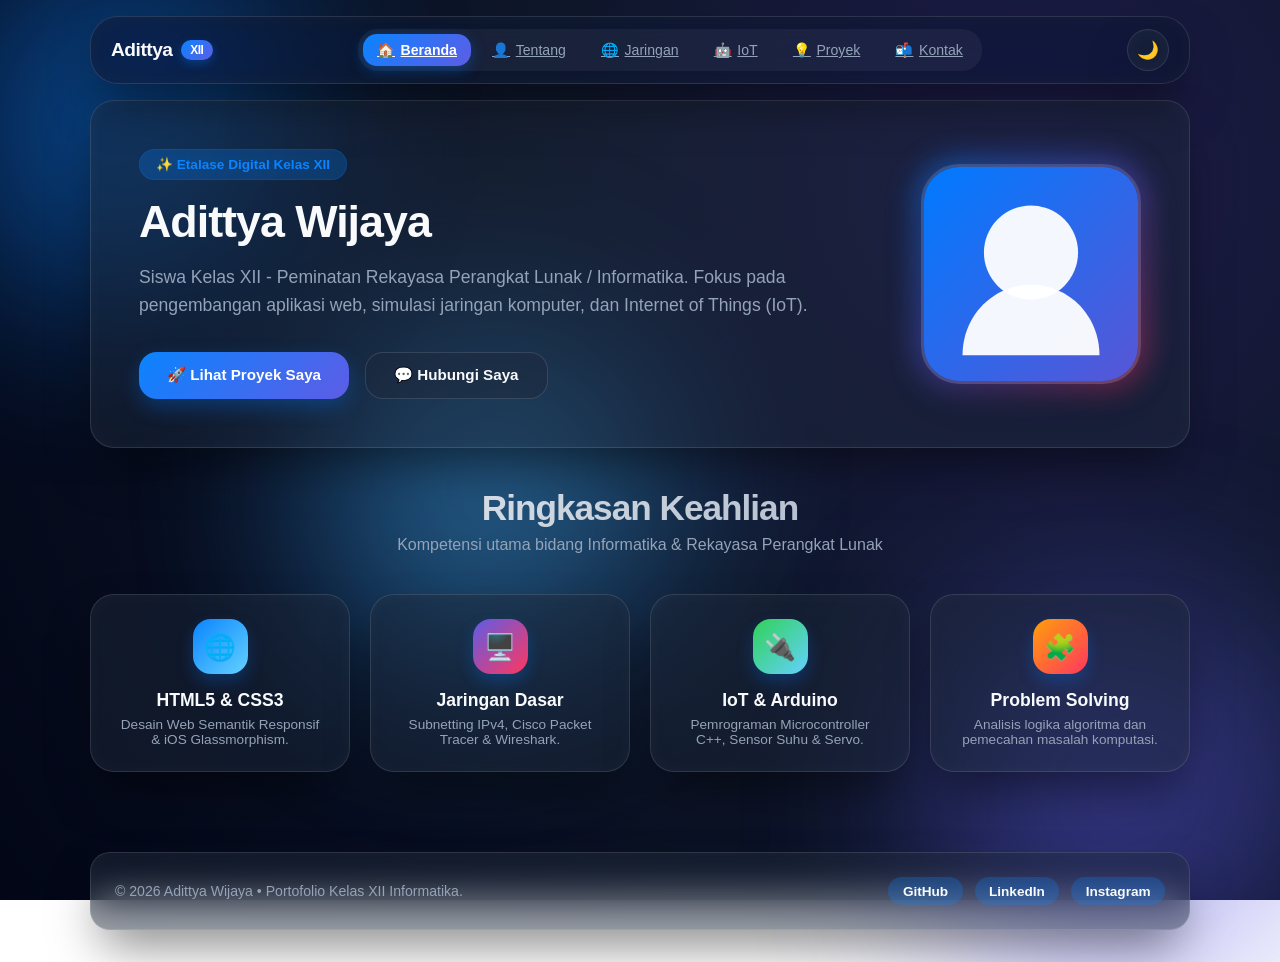
<file: index.html>
<!DOCTYPE html>
<html lang="id" data-theme="dark">
<head>
  <meta charset="UTF-8">
  <meta name="viewport" content="width=device-width, initial-scale=1.0">
  <title>Beranda - Portofolio Digital</title>
  <link rel="stylesheet" href="../assets/css/style.css">
</head>
<body>
  <div class="glow-orb orb-1"></div>
  <div class="glow-orb orb-2"></div>
  <div class="glow-orb orb-3"></div>

  <header>
    <nav class="navbar">
      <div class="brand" onclick="window.location.href='index.html'">
        <span>Adittya</span>
        <span class="brand-badge">XII</span>
      </div>
      <ul class="nav-menu">
        <li><a class="nav-link active" href="index.html">🏠 <span>Beranda</span></a></li>
        <li><a class="nav-link" href="tentang.html">👤 <span>Tentang</span></a></li>
        <li><a class="nav-link" href="jaringan.html">🌐 <span>Jaringan</span></a></li>
        <li><a class="nav-link" href="iot.html">🤖 <span>IoT</span></a></li>
        <li><a class="nav-link" href="proyek.html">💡 <span>Proyek</span></a></li>
        <li><a class="nav-link" href="kontak.html">📬 <span>Kontak</span></a></li>
      </ul>
      <button class="theme-toggle-btn" id="themeToggleBtn" onclick="toggleTheme()">🌙</button>
    </nav>
  </header>

  <main>
    <section class="page-section active">
      <article class="glass-card hero-widget">
        <div class="hero-content">
          <span class="hero-badge">✨ Etalase Digital Kelas XII</span>
          <h1 class="hero-title">Adittya Wijaya</h1>
          <p class="hero-description">
            Siswa Kelas XII - Peminatan Rekayasa Perangkat Lunak / Informatika. 
            Fokus pada pengembangan aplikasi web, simulasi jaringan komputer, dan Internet of Things (IoT).
          </p>
          <div class="cta-group">
            <button class="ios-btn ios-btn-primary" onclick="window.location.href='proyek.html'">🚀 Lihat Proyek Saya</button>
            <button class="ios-btn ios-btn-secondary" onclick="window.location.href='kontak.html'">💬 Hubungi Saya</button>
          </div>
        </div>
        <div class="avatar-wrapper">
          <svg class="avatar-svg" viewBox="0 0 100 100" fill="none" xmlns="http://www.w3.org/2000/svg">
            <rect width="100" height="100" fill="url(#hero-gradient)"/>
            <circle cx="50" cy="40" r="22" fill="#ffffff" opacity="0.95"/>
            <path d="M18 88C18 69.5 32.3 55 50 55C67.7 55 82 69.5 82 88H18Z" fill="#ffffff" opacity="0.95"/>
            <defs>
              <linearGradient id="hero-gradient" x1="0" y1="0" x2="100" y2="100" gradientUnits="userSpaceOnUse">
                <stop stop-color="#007AFF"/>
                <stop offset="1" stop-color="#5856D6"/>
              </linearGradient>
            </defs>
          </svg>
        </div>
      </article>

      <div class="section-header">
        <h2 class="section-title">Ringkasan Keahlian</h2>
        <p class="section-subtitle">Kompetensi utama bidang Informatika & Rekayasa Perangkat Lunak</p>
      </div>

      <div class="skills-grid">
        <article class="glass-card skill-widget">
          <div class="skill-icon-box">🌐</div>
          <h3 style="font-size:1.1rem; margin-bottom:0.4rem;">HTML5 & CSS3</h3>
          <p style="font-size:0.85rem; color:var(--text-muted);">Desain Web Semantik Responsif & iOS Glassmorphism.</p>
        </article>
        <article class="glass-card skill-widget">
          <div class="skill-icon-box" style="background:linear-gradient(135deg, var(--accent-purple), var(--accent-pink));">🖥️</div>
          <h3 style="font-size:1.1rem; margin-bottom:0.4rem;">Jaringan Dasar</h3>
          <p style="font-size:0.85rem; color:var(--text-muted);">Subnetting IPv4, Cisco Packet Tracer & Wireshark.</p>
        </article>
        <article class="glass-card skill-widget">
          <div class="skill-icon-box" style="background:linear-gradient(135deg, var(--accent-green), var(--accent-cyan));">🔌</div>
          <h3 style="font-size:1.1rem; margin-bottom:0.4rem;">IoT & Arduino</h3>
          <p style="font-size:0.85rem; color:var(--text-muted);">Pemrograman Microcontroller C++, Sensor Suhu & Servo.</p>
        </article>
        <article class="glass-card skill-widget">
          <div class="skill-icon-box" style="background:linear-gradient(135deg, var(--accent-orange), var(--accent-pink));">🧩</div>
          <h3 style="font-size:1.1rem; margin-bottom:0.4rem;">Problem Solving</h3>
          <p style="font-size:0.85rem; color:var(--text-muted);">Analisis logika algoritma dan pemecahan masalah komputasi.</p>
        </article>
      </div>
    </section>
  </main>

  <footer>
    <p class="footer-text">&copy; 2026 Adittya Wijaya • Portofolio Kelas XII Informatika.</p>
    <div class="social-pills">
      <a href="https://github.com" target="_blank" class="social-pill">GitHub</a>
      <a href="https://linkedin.com" target="_blank" class="social-pill">LinkedIn</a>
      <a href="https://instagram.com" target="_blank" class="social-pill">Instagram</a>
    </div>
  </footer>

  <script>
    function toggleTheme() {
      const htmlEl = document.documentElement;
      const currentTheme = htmlEl.getAttribute('data-theme');
      const newTheme = currentTheme === 'dark' ? 'light' : 'dark';
      htmlEl.setAttribute('data-theme', newTheme);
      const themeBtn = document.getElementById('themeToggleBtn');
      themeBtn.innerHTML = newTheme === 'dark' ? '🌙' : '☀️';
    }
  </script>
</body>
</html>
</file>
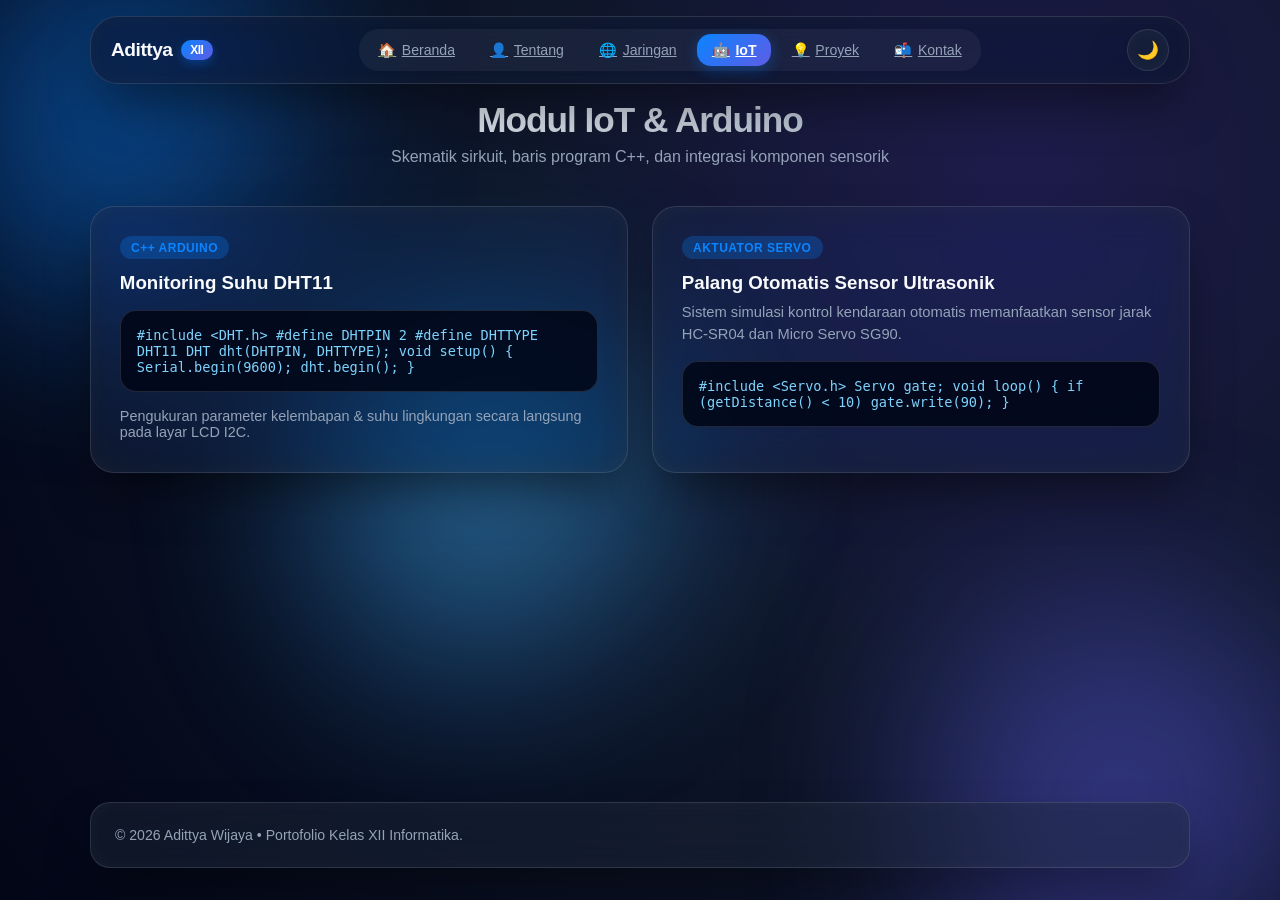
<file: iot.html>
<!DOCTYPE html>
<html lang="id" data-theme="dark">
<head>
  <meta charset="UTF-8">
  <meta name="viewport" content="width=device-width, initial-scale=1.0">
  <title>IoT & Arduino - Portofolio Digital</title>
  <link rel="stylesheet" href="../assets/css/style.css">
</head>
<body>
  <div class="glow-orb orb-1"></div>
  <div class="glow-orb orb-2"></div>
  <div class="glow-orb orb-3"></div>

  <header>
    <nav class="navbar">
      <div class="brand" onclick="window.location.href='index.html'">
        <span>Adittya</span>
        <span class="brand-badge">XII</span>
      </div>
      <ul class="nav-menu">
        <li><a class="nav-link" href="index.html">🏠 <span>Beranda</span></a></li>
        <li><a class="nav-link" href="tentang.html">👤 <span>Tentang</span></a></li>
        <li><a class="nav-link" href="jaringan.html">🌐 <span>Jaringan</span></a></li>
        <li><a class="nav-link active" href="iot.html">🤖 <span>IoT</span></a></li>
        <li><a class="nav-link" href="proyek.html">💡 <span>Proyek</span></a></li>
        <li><a class="nav-link" href="kontak.html">📬 <span>Kontak</span></a></li>
      </ul>
      <button class="theme-toggle-btn" id="themeToggleBtn" onclick="toggleTheme()">🌙</button>
    </nav>
  </header>

  <main>
    <section class="page-section active">
      <div class="section-header">
        <h2 class="section-title">Modul IoT & Arduino</h2>
        <p class="section-subtitle">Skematik sirkuit, baris program C++, dan integrasi komponen sensorik</p>
      </div>

      <div class="module-grid">
        <article class="glass-card">
          <span class="card-tag">C++ Arduino</span>
          <h3 style="margin: 0.8rem 0 0.2rem;">Monitoring Suhu DHT11</h3>
          <div class="code-box">
#include &lt;DHT.h&gt;
#define DHTPIN 2
#define DHTTYPE DHT11
DHT dht(DHTPIN, DHTTYPE);

void setup() {
  Serial.begin(9600);
  dht.begin();
}
          </div>
          <p style="color:var(--text-muted); font-size:0.9rem;">
            Pengukuran parameter kelembapan & suhu lingkungan secara langsung pada layar LCD I2C.
          </p>
        </article>

        <article class="glass-card">
          <span class="card-tag">Aktuator Servo</span>
          <h3 style="margin: 0.8rem 0 0.4rem;">Palang Otomatis Sensor Ultrasonik</h3>
          <p style="color:var(--text-muted); font-size:0.92rem; line-height:1.5;">
            Sistem simulasi kontrol kendaraan otomatis memanfaatkan sensor jarak HC-SR04 dan Micro Servo SG90.
          </p>
          <div class="code-box">
#include &lt;Servo.h&gt;
Servo gate;
void loop() {
  if (getDistance() &lt; 10) gate.write(90);
}
          </div>
        </article>
      </div>
    </section>
  </main>
  
  <footer><p class="footer-text">&copy; 2026 Adittya Wijaya • Portofolio Kelas XII Informatika.</p></footer>
  <script>
    function toggleTheme() {
      const htmlEl = document.documentElement;
      htmlEl.setAttribute('data-theme', htmlEl.getAttribute('data-theme') === 'dark' ? 'light' : 'dark');
    }
  </script>
</body>
</html>
</file>
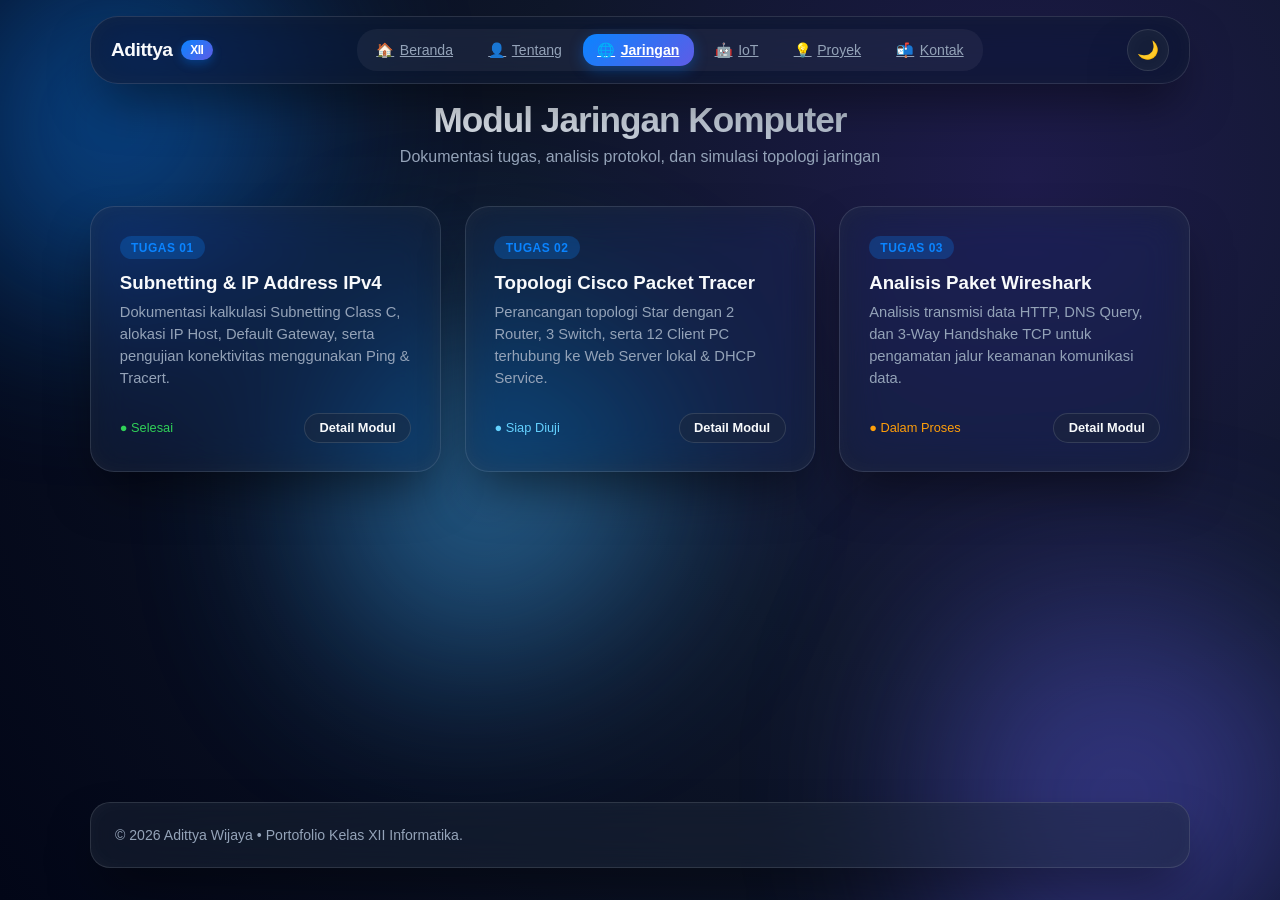
<file: jaringan.html>
<!DOCTYPE html>
<html lang="id" data-theme="dark">
<head>
  <meta charset="UTF-8">
  <meta name="viewport" content="width=device-width, initial-scale=1.0">
  <title>Jaringan - Portofolio Digital</title>
  <link rel="stylesheet" href="../assets/css/style.css">
</head>
<body>
  <div class="glow-orb orb-1"></div>
  <div class="glow-orb orb-2"></div>
  <div class="glow-orb orb-3"></div>

  <header>
    <nav class="navbar">
      <div class="brand" onclick="window.location.href='index.html'">
        <span>Adittya</span>
        <span class="brand-badge">XII</span>
      </div>
      <ul class="nav-menu">
        <li><a class="nav-link" href="index.html">🏠 <span>Beranda</span></a></li>
        <li><a class="nav-link" href="tentang.html">👤 <span>Tentang</span></a></li>
        <li><a class="nav-link active" href="jaringan.html">🌐 <span>Jaringan</span></a></li>
        <li><a class="nav-link" href="iot.html">🤖 <span>IoT</span></a></li>
        <li><a class="nav-link" href="proyek.html">💡 <span>Proyek</span></a></li>
        <li><a class="nav-link" href="kontak.html">📬 <span>Kontak</span></a></li>
      </ul>
      <button class="theme-toggle-btn" id="themeToggleBtn" onclick="toggleTheme()">🌙</button>
    </nav>
  </header>

  <main>
    <section class="page-section active">
      <div class="section-header">
        <h2 class="section-title">Modul Jaringan Komputer</h2>
        <p class="section-subtitle">Dokumentasi tugas, analisis protokol, dan simulasi topologi jaringan</p>
      </div>
      <div class="module-grid">
        <article class="glass-card">
          <span class="card-tag">Tugas 01</span>
          <h3 style="margin: 0.8rem 0 0.4rem;">Subnetting & IP Address IPv4</h3>
          <p style="color:var(--text-muted); font-size:0.92rem; line-height:1.5;">
            Dokumentasi kalkulasi Subnetting Class C, alokasi IP Host, Default Gateway, serta pengujian konektivitas menggunakan Ping & Tracert.
          </p>
          <div style="margin-top:1.5rem; display:flex; justify-content:space-between; align-items:center;">
            <span style="font-size:0.8rem; color:var(--accent-green);">● Selesai</span>
            <button class="ios-btn ios-btn-secondary" style="padding:0.4rem 0.9rem; font-size:0.8rem;">Detail Modul</button>
          </div>
        </article>

        <article class="glass-card">
          <span class="card-tag">Tugas 02</span>
          <h3 style="margin: 0.8rem 0 0.4rem;">Topologi Cisco Packet Tracer</h3>
          <p style="color:var(--text-muted); font-size:0.92rem; line-height:1.5;">
            Perancangan topologi Star dengan 2 Router, 3 Switch, serta 12 Client PC terhubung ke Web Server lokal & DHCP Service.
          </p>
          <div style="margin-top:1.5rem; display:flex; justify-content:space-between; align-items:center;">
            <span style="font-size:0.8rem; color:var(--accent-cyan);">● Siap Diuji</span>
            <button class="ios-btn ios-btn-secondary" style="padding:0.4rem 0.9rem; font-size:0.8rem;">Detail Modul</button>
          </div>
        </article>

        <article class="glass-card">
          <span class="card-tag">Tugas 03</span>
          <h3 style="margin: 0.8rem 0 0.4rem;">Analisis Paket Wireshark</h3>
          <p style="color:var(--text-muted); font-size:0.92rem; line-height:1.5;">
            Analisis transmisi data HTTP, DNS Query, dan 3-Way Handshake TCP untuk pengamatan jalur keamanan komunikasi data.
          </p>
          <div style="margin-top:1.5rem; display:flex; justify-content:space-between; align-items:center;">
            <span style="font-size:0.8rem; color:var(--accent-orange);">● Dalam Proses</span>
            <button class="ios-btn ios-btn-secondary" style="padding:0.4rem 0.9rem; font-size:0.8rem;">Detail Modul</button>
          </div>
        </article>
      </div>
    </section>
  </main>

  <footer>
    <p class="footer-text">&copy; 2026 Adittya Wijaya • Portofolio Kelas XII Informatika.</p>
  </footer>
  <script>
    function toggleTheme() {
      const htmlEl = document.documentElement;
      const currentTheme = htmlEl.getAttribute('data-theme');
      htmlEl.setAttribute('data-theme', currentTheme === 'dark' ? 'light' : 'dark');
      document.getElementById('themeToggleBtn').innerHTML = currentTheme === 'dark' ? '☀️' : '🌙';
    }
  </script>
</body>
</html>
</file>
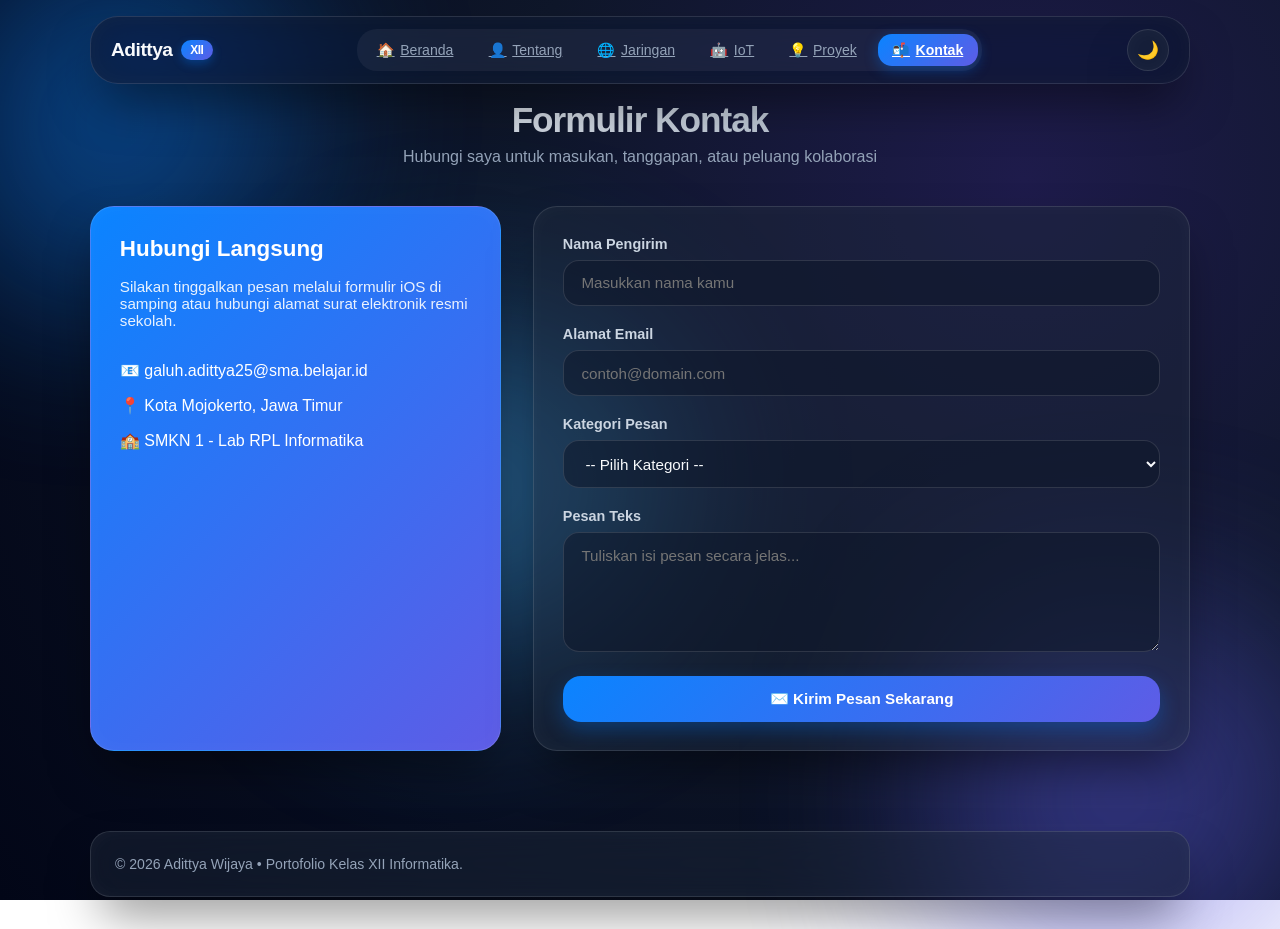
<file: kontak.html>
<!DOCTYPE html>
<html lang="id" data-theme="dark">
<head>
  <meta charset="UTF-8">
  <meta name="viewport" content="width=device-width, initial-scale=1.0">
  <title>Kontak - Portofolio Digital</title>
  <link rel="stylesheet" href="../assets/css/style.css">
</head>
<body>
  <div class="glow-orb orb-1"></div>
  <div class="glow-orb orb-2"></div>
  <div class="glow-orb orb-3"></div>

  <header>
    <nav class="navbar">
      <div class="brand" onclick="window.location.href='index.html'">
        <span>Adittya</span>
        <span class="brand-badge">XII</span>
      </div>
      <ul class="nav-menu">
        <li><a class="nav-link" href="index.html">🏠 <span>Beranda</span></a></li>
        <li><a class="nav-link" href="tentang.html">👤 <span>Tentang</span></a></li>
        <li><a class="nav-link" href="jaringan.html">🌐 <span>Jaringan</span></a></li>
        <li><a class="nav-link" href="iot.html">🤖 <span>IoT</span></a></li>
        <li><a class="nav-link" href="proyek.html">💡 <span>Proyek</span></a></li>
        <li><a class="nav-link active" href="kontak.html">📬 <span>Kontak</span></a></li>
      </ul>
      <button class="theme-toggle-btn" onclick="toggleTheme()">🌙</button>
    </nav>
  </header>

  <main>
    <section class="page-section active">
      <div class="section-header">
        <h2 class="section-title">Formulir Kontak</h2>
        <p class="section-subtitle">Hubungi saya untuk masukan, tanggapan, atau peluang kolaborasi</p>
      </div>

      <div class="contact-layout">
        <article class="glass-card" style="background: linear-gradient(135deg, var(--accent-blue), var(--accent-purple)); color:white;">
          <h3 style="font-size:1.4rem; margin-bottom:1rem;">Hubungi Langsung</h3>
          <p style="opacity:0.9; margin-bottom:2rem; font-size:0.95rem;">
            Silakan tinggalkan pesan melalui formulir iOS di samping atau hubungi alamat surat elektronik resmi sekolah.
          </p>
          <div style="display:flex; flex-direction:column; gap:1rem;">
            <div>📧 galuh.adittya25@sma.belajar.id</div>
            <div>📍 Kota Mojokerto, Jawa Timur</div>
            <div>🏫 SMKN 1 - Lab RPL Informatika</div>
          </div>
        </article>

        <article class="glass-card">
          <form id="contactForm" onsubmit="handleFormSubmit(event)">
            <div class="form-group">
              <label class="form-label" for="nama">Nama Pengirim</label>
              <input type="text" id="nama" class="ios-input" placeholder="Masukkan nama kamu" required>
            </div>
            <div class="form-group">
              <label class="form-label" for="email">Alamat Email</label>
              <input type="email" id="email" class="ios-input" placeholder="contoh@domain.com" required>
            </div>
            <div class="form-group">
              <label class="form-label" for="kategori">Kategori Pesan</label>
              <select id="kategori" class="ios-select" required>
                <option value="" disabled selected>-- Pilih Kategori --</option>
                <option value="Pertanyaan">Pertanyaan Materi</option>
                <option value="Kolaborasi">Kolaborasi Proyek</option>
                <option value="Saran">Saran & Masukan</option>
              </select>
            </div>
            <div class="form-group">
              <label class="form-label" for="pesan">Pesan Teks</label>
              <textarea id="pesan" class="ios-textarea" placeholder="Tuliskan isi pesan secara jelas..." required></textarea>
            </div>
            <button type="submit" class="ios-btn ios-btn-primary" style="width:100%; justify-content:center;">
              ✉️ Kirim Pesan Sekarang
            </button>
          </form>
        </article>
      </div>
    </section>
  </main>

  <div class="toast-modal" id="toastModal">
    <span>✅</span>
    <span id="toastMsg">Terima kasih! Pesan kamu berhasil terkirim.</span>
  </div>

  <footer><p class="footer-text">&copy; 2026 Adittya Wijaya • Portofolio Kelas XII Informatika.</p></footer>

  <script>
    function toggleTheme() {
      const htmlEl = document.documentElement;
      htmlEl.setAttribute('data-theme', htmlEl.getAttribute('data-theme') === 'dark' ? 'light' : 'dark');
    }
    function showToast(message) {
      const toast = document.getElementById('toastModal');
      document.getElementById('toastMsg').textContent = message;
      toast.classList.add('show');
      setTimeout(() => { toast.classList.remove('show'); }, 3000);
    }
    function handleFormSubmit(e) {
      e.preventDefault();
      showToast('Pesan kamu berhasil terkirim via iOS System!');
      document.getElementById('contactForm').reset();
    }
  </script>
</body>
</html>
</file>
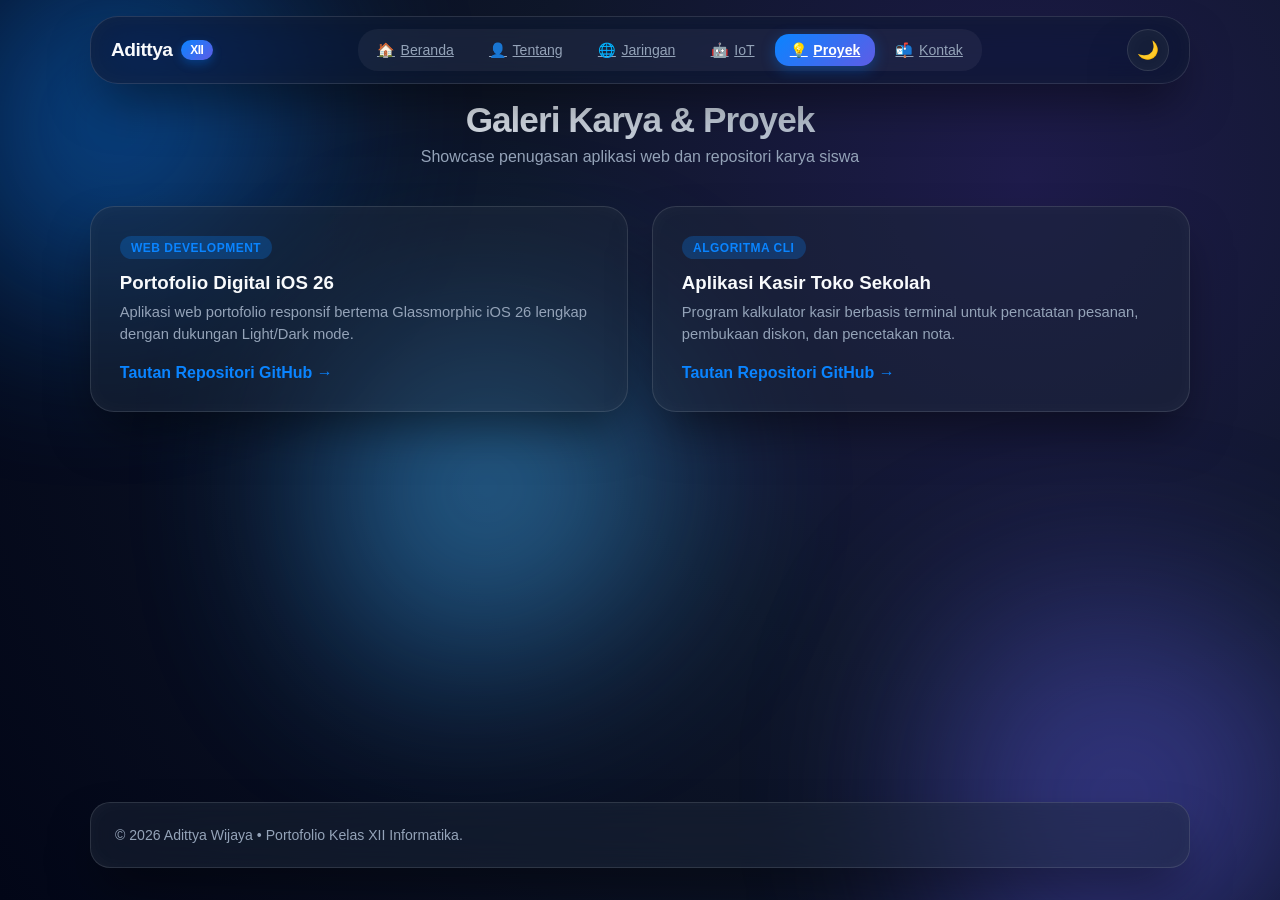
<file: proyek.html>
<!DOCTYPE html>
<html lang="id" data-theme="dark">
<head>
  <meta charset="UTF-8">
  <meta name="viewport" content="width=device-width, initial-scale=1.0">
  <title>Proyek - Portofolio Digital</title>
  <link rel="stylesheet" href="../assets/css/style.css">
</head>
<body>
  <div class="glow-orb orb-1"></div>
  <div class="glow-orb orb-2"></div>
  <div class="glow-orb orb-3"></div>

  <header>
    <nav class="navbar">
      <div class="brand" onclick="window.location.href='index.html'">
        <span>Adittya</span>
        <span class="brand-badge">XII</span>
      </div>
      <ul class="nav-menu">
        <li><a class="nav-link" href="index.html">🏠 <span>Beranda</span></a></li>
        <li><a class="nav-link" href="tentang.html">👤 <span>Tentang</span></a></li>
        <li><a class="nav-link" href="jaringan.html">🌐 <span>Jaringan</span></a></li>
        <li><a class="nav-link" href="iot.html">🤖 <span>IoT</span></a></li>
        <li><a class="nav-link active" href="proyek.html">💡 <span>Proyek</span></a></li>
        <li><a class="nav-link" href="kontak.html">📬 <span>Kontak</span></a></li>
      </ul>
      <button class="theme-toggle-btn" onclick="toggleTheme()">🌙</button>
    </nav>
  </header>

  <main>
    <section class="page-section active">
      <div class="section-header">
        <h2 class="section-title">Galeri Karya & Proyek</h2>
        <p class="section-subtitle">Showcase penugasan aplikasi web dan repositori karya siswa</p>
      </div>

      <div class="module-grid">
        <article class="glass-card">
          <span class="card-tag">Web Development</span>
          <h3 style="margin: 0.8rem 0 0.4rem;">Portofolio Digital iOS 26</h3>
          <p style="color:var(--text-muted); font-size:0.92rem; line-height:1.5;">
            Aplikasi web portofolio responsif bertema Glassmorphic iOS 26 lengkap dengan dukungan Light/Dark mode.
          </p>
          <a href="https://github.com" target="_blank" style="display:inline-block; margin-top:1.2rem; color:var(--accent-blue); font-weight:600; text-decoration:none;">
            Tautan Repositori GitHub &rarr;
          </a>
        </article>

        <article class="glass-card">
          <span class="card-tag">Algoritma CLI</span>
          <h3 style="margin: 0.8rem 0 0.4rem;">Aplikasi Kasir Toko Sekolah</h3>
          <p style="color:var(--text-muted); font-size:0.92rem; line-height:1.5;">
            Program kalkulator kasir berbasis terminal untuk pencatatan pesanan, pembukaan diskon, dan pencetakan nota.
          </p>
          <a href="https://github.com" target="_blank" style="display:inline-block; margin-top:1.2rem; color:var(--accent-blue); font-weight:600; text-decoration:none;">
            Tautan Repositori GitHub &rarr;
          </a>
        </article>
      </div>
    </section>
  </main>
  
  <footer><p class="footer-text">&copy; 2026 Adittya Wijaya • Portofolio Kelas XII Informatika.</p></footer>
  <script>
    function toggleTheme() {
      const htmlEl = document.documentElement;
      htmlEl.setAttribute('data-theme', htmlEl.getAttribute('data-theme') === 'dark' ? 'light' : 'dark');
    }
  </script>
</body>
</html>
</file>
<file: assets/css/style.css>
:root {
      /* iOS Light Theme Variables */
      --bg-gradient: radial-gradient(circle at 20% 20%, #e0e7ff 0%, #f1f5f9 50%, #e2e8f0 100%);
      --glass-bg: rgba(255, 255, 255, 0.55);
      --glass-bg-hover: rgba(255, 255, 255, 0.75);
      --glass-card: rgba(255, 255, 255, 0.65);
      --glass-border: rgba(255, 255, 255, 0.6);
      --glass-shadow: 0 20px 40px -15px rgba(0, 0, 0, 0.07), 0 0 15px rgba(255, 255, 255, 0.5) inset;
      
      --text-main: #0f172a;
      --text-muted: #64748b;
      --text-sub: #475569;
      
      --accent-blue: #007aff;
      --accent-purple: #5856d6;
      --accent-pink: #ff2d55;
      --accent-cyan: #32ade6;
      --accent-green: #34c759;
      --accent-orange: #ff9500;
      
      --code-bg: rgba(15, 23, 42, 0.9);
      --code-text: #38bdf8;
      
      --nav-bg: rgba(255, 255, 255, 0.6);
      --pill-bg: rgba(0, 122, 255, 0.12);
      
      --transition-speed: 0.4s cubic-bezier(0.16, 1, 0.3, 1);
    }

    [data-theme="dark"] {
      /* iOS 26 Dark Theme Variables */
      --bg-gradient: radial-gradient(circle at 80% 20%, #1e1b4b 0%, #0f172a 40%, #020617 100%);
      --glass-bg: rgba(15, 23, 42, 0.55);
      --glass-bg-hover: rgba(30, 41, 59, 0.75);
      --glass-card: rgba(30, 41, 59, 0.45);
      --glass-border: rgba(255, 255, 255, 0.12);
      --glass-shadow: 0 25px 50px -12px rgba(0, 0, 0, 0.5), 0 0 20px rgba(255, 255, 255, 0.03) inset;
      
      --text-main: #f8fafc;
      --text-muted: #94a3b8;
      --text-sub: #cbd5e1;
      
      --accent-blue: #0a84ff;
      --accent-purple: #5e5ce6;
      --accent-pink: #ff375f;
      --accent-cyan: #64d2ff;
      --accent-green: #30d158;
      --accent-orange: #ff9f0a;
      
      --code-bg: rgba(2, 6, 23, 0.85);
      --code-text: #7dd3fc;
      
      --nav-bg: rgba(15, 23, 42, 0.65);
      --pill-bg: rgba(10, 132, 255, 0.25);
    }

    * {
      box-sizing: border-box;
      margin: 0;
      padding: 0;
      font-family: -apple-system, BlinkMacSystemFont, "SF Pro Display", "SF Pro Text", "Segoe UI", Roboto, sans-serif;
      -webkit-font-smoothing: antialiased;
    }

    body {
      background: var(--bg-gradient);
      background-attachment: fixed;
      color: var(--text-main);
      min-height: 100vh;
      display: flex;
      flex-direction: column;
      transition: background var(--transition-speed), color var(--transition-speed);
      overflow-x: hidden;
    }

    /* Background Ambient Glowing Orbs for iOS Aesthetic */
    .glow-orb {
      position: fixed;
      border-radius: 40% 60% 70% 30% / 40% 50% 60% 50%;
      filter: blur(95px);
      z-index: -1;
      opacity: 0.45;
      pointer-events: none;
      animation: floatOrganic 16s ease-in-out infinite alternate;
      will-change: transform, border-radius;
    }

    .orb-1 {
      width: 450px;
      height: 450px;
      background: radial-gradient(circle, var(--accent-blue), var(--accent-purple));
      top: -80px;
      left: -80px;
    }

    .orb-2 {
      width: 480px;
      height: 480px;
      background: radial-gradient(circle, var(--accent-purple), var(--accent-pink));
      bottom: -120px;
      right: -80px;
      animation-delay: -7s;
    }

    .orb-3 {
      width: 350px;
      height: 350px;
      background: radial-gradient(circle, var(--accent-cyan), var(--accent-blue));
      top: 35%;
      left: 25%;
      animation-delay: -12s;
    }

    @keyframes floatOrganic {
      0% {
        transform: translate(0, 0) rotate(0deg) scale(1);
        border-radius: 40% 60% 70% 30% / 40% 50% 60% 50%;
      }
      33% {
        transform: translate(45px, -35px) rotate(120deg) scale(1.1);
        border-radius: 60% 40% 30% 70% / 50% 30% 70% 50%;
      }
      66% {
        transform: translate(-30px, 45px) rotate(240deg) scale(0.95);
        border-radius: 30% 70% 50% 50% / 30% 60% 40% 70%;
      }
      100% {
        transform: translate(35px, 25px) rotate(360deg) scale(1.05);
        border-radius: 50% 50% 40% 60% / 60% 40% 50% 50%;
      }
    }

    header {
      position: sticky;
      top: 1rem;
      z-index: 1000;
      width: 92%;
      max-width: 1100px;
      margin: 0 auto;
      transition: transform 0.3s cubic-bezier(0.34, 1.56, 0.64, 1);
    }

    .navbar {
      background: var(--nav-bg);
      backdrop-filter: blur(25px) saturate(190%);
      -webkit-backdrop-filter: blur(25px) saturate(190%);
      border: 1px solid var(--glass-border);
      border-radius: 28px;
      padding: 0.75rem 1.25rem;
      display: flex;
      justify-content: space-between;
      align-items: center;
      box-shadow: var(--glass-shadow);
      transition: background var(--transition-speed), border-color var(--transition-speed);
    }

    .brand {
      font-size: 1.2rem;
      font-weight: 700;
      color: var(--text-main);
      display: flex;
      align-items: center;
      gap: 0.5rem;
      letter-spacing: -0.5px;
      cursor: pointer;
      transition: transform 0.3s cubic-bezier(0.34, 1.56, 0.64, 1);
    }

    .brand:hover {
      transform: scale(1.04);
    }

    .brand-badge {
      background: linear-gradient(135deg, var(--accent-blue), var(--accent-purple));
      color: white;
      font-size: 0.75rem;
      padding: 0.2rem 0.6rem;
      border-radius: 20px;
      font-weight: 600;
      box-shadow: 0 4px 10px rgba(0, 122, 255, 0.3);
      animation: pulseBadge 3s ease-in-out infinite alternate;
    }

    @keyframes pulseBadge {
      0% { box-shadow: 0 4px 10px rgba(0, 122, 255, 0.3); }
      100% { box-shadow: 0 4px 18px rgba(88, 86, 214, 0.6); }
    }

    .nav-menu {
      display: flex;
      list-style: none;
      gap: 0.4rem;
      background: rgba(0, 0, 0, 0.04);
      padding: 0.3rem;
      border-radius: 20px;
    }

    [data-theme="dark"] .nav-menu {
      background: rgba(255, 255, 255, 0.05);
    }

    .nav-link {
      font-size: 0.88rem;
      font-weight: 500;
      color: var(--text-muted);
      padding: 0.5rem 0.9rem;
      border-radius: 14px;
      transition: all 0.35s cubic-bezier(0.34, 1.56, 0.64, 1);
      cursor: pointer;
      display: flex;
      align-items: center;
      gap: 0.35rem;
    }

    .nav-link:hover {
      color: var(--text-main);
      background: rgba(255, 255, 255, 0.25);
      transform: translateY(-1px);
    }

    .nav-link.active {
      color: white;
      background: linear-gradient(135deg, var(--accent-blue), var(--accent-purple));
      box-shadow: 0 6px 18px rgba(0, 122, 255, 0.4);
      font-weight: 600;
    }

    /* iOS Mode Switcher Button */
    .theme-toggle-btn {
      background: var(--glass-card);
      border: 1px solid var(--glass-border);
      color: var(--text-main);
      width: 42px;
      height: 42px;
      border-radius: 50%;
      display: flex;
      align-items: center;
      justify-content: center;
      cursor: pointer;
      font-size: 1.1rem;
      transition: all 0.4s cubic-bezier(0.34, 1.56, 0.64, 1);
      box-shadow: var(--glass-shadow);
    }

    .theme-toggle-btn:hover {
      transform: scale(1.15) rotate(20deg);
      background: var(--glass-bg-hover);
      box-shadow: 0 8px 20px rgba(0, 122, 255, 0.25);
    }

    .theme-toggle-btn:active {
      transform: scale(0.9) rotate(0deg);
    }

    main {
      flex: 1;
      width: 92%;
      max-width: 1100px;
      margin: 2rem auto;
    }

    .page-section {
      display: none;
    }

    .page-section.active {
      display: block;
    }

    /* Staggered Cascade Entrance Animations */
    .page-section.active .glass-card,
    .page-section.active .section-header {
      animation: iosCascadeIn 0.65s cubic-bezier(0.16, 1, 0.3, 1) both;
    }

    .page-section.active .skills-grid > :nth-child(1),
    .page-section.active .module-grid > :nth-child(1),
    .page-section.active .gallery-grid > :nth-child(1) { animation-delay: 0.06s; }
    
    .page-section.active .skills-grid > :nth-child(2),
    .page-section.active .module-grid > :nth-child(2),
    .page-section.active .gallery-grid > :nth-child(2) { animation-delay: 0.12s; }
    
    .page-section.active .skills-grid > :nth-child(3),
    .page-section.active .module-grid > :nth-child(3),
    .page-section.active .gallery-grid > :nth-child(3) { animation-delay: 0.18s; }
    
    .page-section.active .skills-grid > :nth-child(4),
    .page-section.active .module-grid > :nth-child(4),
    .page-section.active .gallery-grid > :nth-child(4) { animation-delay: 0.24s; }

    @keyframes iosCascadeIn {
      0% {
        opacity: 0;
        transform: translateY(28px) scale(0.96);
        filter: blur(8px);
      }
      100% {
        opacity: 1;
        transform: translateY(0) scale(1);
        filter: blur(0);
      }
    }

    .glass-card {
      background: var(--glass-card);
      backdrop-filter: blur(20px) saturate(180%);
      -webkit-backdrop-filter: blur(20px) saturate(180%);
      border: 1px solid var(--glass-border);
      border-radius: 24px;
      padding: 1.8rem;
      box-shadow: var(--glass-shadow);
      transition: transform 0.4s cubic-bezier(0.34, 1.56, 0.64, 1),
                  background 0.4s ease,
                  box-shadow 0.4s ease,
                  border-color 0.4s ease;
      position: relative;
      overflow: hidden;
    }

    /* Subtle Glass Sheen Effect on Hover */
    .glass-card::before {
      content: '';
      position: absolute;
      top: 0;
      left: -150%;
      width: 100%;
      height: 100%;
      background: linear-gradient(90deg, transparent, rgba(255, 255, 255, 0.15), transparent);
      transform: skewX(-25deg);
      transition: left 0.8s ease;
      pointer-events: none;
    }

    .glass-card:hover::before {
      left: 150%;
    }

    .glass-card:hover {
      transform: translateY(-7px) scale(1.015);
      background: var(--glass-bg-hover);
      box-shadow: 0 30px 60px -15px rgba(0, 0, 0, 0.22), 0 0 25px rgba(0, 122, 255, 0.15);
      border-color: rgba(255, 255, 255, 0.35);
    }

    /* Hero Section iOS Styling */
    .hero-widget {
      display: grid;
      grid-template-columns: 1fr auto;
      gap: 2.5rem;
      align-items: center;
      padding: 3rem;
      margin-bottom: 2.5rem;
      position: relative;
    }

    .hero-badge {
      display: inline-flex;
      align-items: center;
      gap: 0.4rem;
      padding: 0.4rem 1rem;
      background: var(--pill-bg);
      color: var(--accent-blue);
      border-radius: 50px;
      font-size: 0.85rem;
      font-weight: 600;
      margin-bottom: 1rem;
      border: 1px solid rgba(0, 122, 255, 0.2);
      transition: transform 0.3s cubic-bezier(0.34, 1.56, 0.64, 1);
    }

    .hero-badge:hover {
      transform: scale(1.05);
    }

    .ios-btn {
      padding: 0.85rem 1.75rem;
      border-radius: 18px;
      font-size: 0.95rem;
      font-weight: 600;
      cursor: pointer;
      border: none;
      transition: all 0.35s cubic-bezier(0.34, 1.56, 0.64, 1);
      display: inline-flex;
      align-items: center;
      gap: 0.5rem;
      position: relative;
    }

    .ios-btn:active {
      transform: scale(0.93) !important;
    }

    .ios-btn-primary {
      background: linear-gradient(135deg, var(--accent-blue), var(--accent-purple));
      color: white;
      box-shadow: 0 8px 20px rgba(0, 122, 255, 0.3);
    }

    .ios-btn-primary:hover {
      transform: translateY(-3px) scale(1.04);
      box-shadow: 0 14px 30px rgba(0, 122, 255, 0.48);
    }

    .ios-btn-secondary {
      background: var(--glass-card);
      color: var(--text-main);
      border: 1px solid var(--glass-border);
    }

    .ios-btn-secondary:hover {
      background: var(--glass-bg-hover);
      transform: translateY(-3px) scale(1.04);
      box-shadow: 0 8px 20px rgba(0, 0, 0, 0.12);
    }

    .avatar-wrapper {
      position: relative;
      width: 220px;
      height: 220px;
      animation: avatarFloat 5s ease-in-out infinite alternate;
    }

    .avatar-wrapper::after {
      content: '';
      position: absolute;
      inset: -6px;
      border-radius: 44px;
      background: linear-gradient(135deg, var(--accent-blue), var(--accent-purple), var(--accent-pink));
      z-index: -1;
      opacity: 0.5;
      filter: blur(14px);
      animation: pulseGlow 3s ease-in-out infinite alternate;
    }

    @keyframes avatarFloat {
      0% { transform: translateY(0); }
      100% { transform: translateY(-10px); }
    }

    @keyframes pulseGlow {
      0% { opacity: 0.4; filter: blur(10px); }
      100% { opacity: 0.85; filter: blur(20px); }
    }

    .skill-widget {
      text-align: center;
      padding: 1.5rem;
    }

    .skill-widget:hover .skill-icon-box {
      transform: scale(1.15) rotate(8deg);
      box-shadow: 0 12px 26px rgba(0, 122, 255, 0.45);
    }

    .skill-icon-box {
      width: 55px;
      height: 55px;
      border-radius: 18px;
      background: linear-gradient(135deg, var(--accent-blue), var(--accent-cyan));
      display: flex;
      align-items: center;
      justify-content: center;
      font-size: 1.6rem;
      margin: 0 auto 1rem;
      color: white;
      box-shadow: 0 8px 16px rgba(0, 122, 255, 0.25);
      transition: transform 0.4s cubic-bezier(0.34, 1.56, 0.64, 1), box-shadow 0.4s ease;
    }

    .orb-1 {
      width: 350px;
      height: 350px;
      background: var(--accent-blue);
      top: -50px;
      left: -50px;
    }

    .orb-2 {
      width: 400px;
      height: 400px;
      background: var(--accent-purple);
      bottom: -100px;
      right: -50px;
      animation-delay: -6s;
    }

    @keyframes float {
      0% { transform: translate(0, 0) scale(1); }
      100% { transform: translate(30px, 40px) scale(1.1); }
    }

    header {
      position: sticky;
      top: 1rem;
      z-index: 1000;
      width: 92%;
      max-width: 1100px;
      margin: 0 auto;
    }

    .navbar {
      background: var(--nav-bg);
      backdrop-filter: blur(25px) saturate(190%);
      -webkit-backdrop-filter: blur(25px) saturate(190%);
      border: 1px solid var(--glass-border);
      border-radius: 28px;
      padding: 0.75rem 1.25rem;
      display: flex;
      justify-content: space-between;
      align-items: center;
      box-shadow: var(--glass-shadow);
      transition: var(--transition-speed);
    }

    .brand {
      font-size: 1.2rem;
      font-weight: 700;
      color: var(--text-main);
      display: flex;
      align-items: center;
      gap: 0.5rem;
      letter-spacing: -0.5px;
      cursor: pointer;
    }

    .brand-badge {
      background: linear-gradient(135deg, var(--accent-blue), var(--accent-purple));
      color: white;
      font-size: 0.75rem;
      padding: 0.2rem 0.6rem;
      border-radius: 20px;
      font-weight: 600;
    }

    .nav-menu {
      display: flex;
      list-style: none;
      gap: 0.4rem;
      background: rgba(0, 0, 0, 0.04);
      padding: 0.3rem;
      border-radius: 20px;
    }

    [data-theme="dark"] .nav-menu {
      background: rgba(255, 255, 255, 0.05);
    }

    .nav-link {
      font-size: 0.88rem;
      font-weight: 500;
      color: var(--text-muted);
      padding: 0.5rem 0.9rem;
      border-radius: 14px;
      transition: all 0.25s cubic-bezier(0.34, 1.56, 0.64, 1);
      cursor: pointer;
      display: flex;
      align-items: center;
      gap: 0.35rem;
    }

    .nav-link:hover {
      color: var(--text-main);
      background: rgba(255, 255, 255, 0.2);
    }

    .nav-link.active {
      color: white;
      background: linear-gradient(135deg, var(--accent-blue), var(--accent-purple));
      box-shadow: 0 4px 14px rgba(0, 122, 255, 0.35);
      font-weight: 600;
    }

    /* iOS Mode Switcher Button */
    .theme-toggle-btn {
      background: var(--glass-card);
      border: 1px solid var(--glass-border);
      color: var(--text-main);
      width: 42px;
      height: 42px;
      border-radius: 50%;
      display: flex;
      align-items: center;
      justify-content: center;
      cursor: pointer;
      font-size: 1.1rem;
      transition: all 0.3s cubic-bezier(0.34, 1.56, 0.64, 1);
      box-shadow: var(--glass-shadow);
    }

    .theme-toggle-btn:hover {
      transform: scale(1.1) rotate(15deg);
      background: var(--glass-bg-hover);
    }

    main {
      flex: 1;
      width: 92%;
      max-width: 1100px;
      margin: 2rem auto;
    }

    .page-section {
      display: none;
      animation: iosSlideUp 0.5s cubic-bezier(0.16, 1, 0.3, 1) forwards;
    }

    .page-section.active {
      display: block;
    }

    @keyframes iosSlideUp {
      0% { opacity: 0; transform: translateY(20px) scale(0.98); }
      100% { opacity: 1; transform: translateY(0) scale(1); }
    }

    .section-header {
      text-align: center;
      margin-bottom: 2.5rem;
    }

    .section-title {
      font-size: 2.2rem;
      font-weight: 800;
      letter-spacing: -1px;
      background: linear-gradient(135deg, var(--text-main), var(--text-muted));
      -webkit-background-clip: text;
      -webkit-text-fill-color: transparent;
      margin-bottom: 0.5rem;
    }

    .section-subtitle {
      color: var(--text-muted);
      font-size: 1rem;
    }

    .glass-card {
      background: var(--glass-card);
      backdrop-filter: blur(20px) saturate(180%);
      -webkit-backdrop-filter: blur(20px) saturate(180%);
      border: 1px solid var(--glass-border);
      border-radius: 24px;
      padding: 1.8rem;
      box-shadow: var(--glass-shadow);
      transition: all 0.35s cubic-bezier(0.34, 1.56, 0.64, 1);
    }

    .glass-card:hover {
      transform: translateY(-5px) scale(1.01);
      background: var(--glass-bg-hover);
      box-shadow: 0 30px 60px -15px rgba(0, 0, 0, 0.2);
    }

    /* Hero Section iOS Styling */
    .hero-widget {
      display: grid;
      grid-template-columns: 1fr auto;
      gap: 2.5rem;
      align-items: center;
      padding: 3rem;
      margin-bottom: 2.5rem;
      position: relative;
      overflow: hidden;
    }

    .hero-badge {
      display: inline-flex;
      align-items: center;
      gap: 0.4rem;
      padding: 0.4rem 1rem;
      background: var(--pill-bg);
      color: var(--accent-blue);
      border-radius: 50px;
      font-size: 0.85rem;
      font-weight: 600;
      margin-bottom: 1rem;
      border: 1px solid rgba(0, 122, 255, 0.2);
    }

    .hero-title {
      font-size: 2.8rem;
      font-weight: 800;
      letter-spacing: -1px;
      line-height: 1.15;
      margin-bottom: 1rem;
    }

    .hero-description {
      font-size: 1.1rem;
      color: var(--text-muted);
      margin-bottom: 2rem;
      line-height: 1.6;
    }

    .cta-group {
      display: flex;
      gap: 1rem;
      flex-wrap: wrap;
    }

    .ios-btn {
      padding: 0.85rem 1.75rem;
      border-radius: 18px;
      font-size: 0.95rem;
      font-weight: 600;
      cursor: pointer;
      border: none;
      transition: all 0.3s cubic-bezier(0.34, 1.56, 0.64, 1);
      display: inline-flex;
      align-items: center;
      gap: 0.5rem;
    }

    .ios-btn-primary {
      background: linear-gradient(135deg, var(--accent-blue), var(--accent-purple));
      color: white;
      box-shadow: 0 8px 20px rgba(0, 122, 255, 0.3);
    }

    .ios-btn-primary:hover {
      transform: scale(1.04);
      box-shadow: 0 12px 28px rgba(0, 122, 255, 0.45);
    }

    .ios-btn-secondary {
      background: var(--glass-card);
      color: var(--text-main);
      border: 1px solid var(--glass-border);
    }

    .ios-btn-secondary:hover {
      background: var(--glass-bg-hover);
      transform: scale(1.04);
    }

    .avatar-wrapper {
      position: relative;
      width: 220px;
      height: 220px;
    }

    .avatar-svg {
      width: 100%;
      height: 100%;
      border-radius: 38px;
      object-fit: cover;
      box-shadow: 0 15px 35px rgba(0,0,0,0.2);
      border: 3px solid var(--glass-border);
    }

    /* Skills Grid */
    .skills-grid {
      display: grid;
      grid-template-columns: repeat(auto-fit, minmax(200px, 1fr));
      gap: 1.25rem;
    }

    .skill-widget {
      text-align: center;
      padding: 1.5rem;
    }

    .skill-icon-box {
      width: 55px;
      height: 55px;
      border-radius: 18px;
      background: linear-gradient(135deg, var(--accent-blue), var(--accent-cyan));
      display: flex;
      align-items: center;
      justify-content: center;
      font-size: 1.6rem;
      margin: 0 auto 1rem;
      color: white;
      box-shadow: 0 8px 16px rgba(0, 122, 255, 0.25);
    }

    .biodata-widget {
      margin-bottom: 2rem;
    }

    .ios-list {
      display: flex;
      flex-direction: column;
      gap: 0.75rem;
      margin-top: 1rem;
    }

    .ios-list-item {
      display: flex;
      justify-content: space-between;
      align-items: center;
      padding: 1rem 1.25rem;
      background: var(--glass-bg);
      border-radius: 16px;
      border: 1px solid var(--glass-border);
    }

    .ios-list-label {
      font-weight: 600;
      color: var(--text-muted);
      font-size: 0.95rem;
    }

    .ios-list-value {
      font-weight: 600;
      color: var(--text-main);
      font-size: 0.95rem;
    }

    .gallery-grid {
      display: grid;
      grid-template-columns: repeat(auto-fit, minmax(240px, 1fr));
      gap: 1.25rem;
      margin-top: 1.5rem;
    }

    .gallery-widget {
      padding: 0;
      overflow: hidden;
    }

    .gallery-img {
      width: 100%;
      height: 180px;
      object-fit: cover;
    }

    .gallery-caption {
      padding: 1rem;
      font-size: 0.9rem;
      font-weight: 600;
      color: var(--text-sub);
      text-align: center;
    }

    .module-grid {
      display: grid;
      grid-template-columns: repeat(auto-fit, minmax(310px, 1fr));
      gap: 1.5rem;
    }

    .card-tag {
      display: inline-block;
      font-size: 0.75rem;
      font-weight: 700;
      padding: 0.3rem 0.7rem;
      border-radius: 20px;
      background: var(--pill-bg);
      color: var(--accent-blue);
      text-transform: uppercase;
      letter-spacing: 0.5px;

    }

    .code-box {
      background: var(--code-bg);
      color: var(--code-text);
      padding: 1rem;
      border-radius: 16px;
      font-family: 'SF Mono', SFMono-Regular, Consolas, monospace;
      font-size: 0.85rem;
      margin: 1rem 0;
      overflow-x: auto;
      border: 1px solid var(--glass-border);
    }

    .contact-layout {
      display: grid;
      grid-template-columns: 1fr 1.6fr;
      gap: 2rem;
    }

    @media (max-width: 850px) {
      .contact-layout, .hero-widget {
        grid-template-columns: 1fr;
        text-align: center;
      }
      .avatar-wrapper {
        margin: 0 auto;
      }
      .cta-group {
        justify-content: center;
      }
      .nav-menu {
        overflow-x: auto;
      }
    }

    .form-group {
      margin-bottom: 1.25rem;
    }

    .form-label {
      display: block;
      font-size: 0.9rem;
      font-weight: 600;
      color: var(--text-sub);
      margin-bottom: 0.5rem;
    }

    .ios-input, .ios-select, .ios-textarea {
      width: 100%;
      padding: 0.85rem 1.1rem;
      background: var(--glass-bg);
      border: 1px solid var(--glass-border);
      border-radius: 16px;
      color: var(--text-main);
      font-size: 0.95rem;
      outline: none;
      transition: all 0.25s ease;
    }

    .ios-input:focus, .ios-select:focus, .ios-textarea:focus {
      border-color: var(--accent-blue);
      box-shadow: 0 0 0 4px rgba(0, 122, 255, 0.2);
      background: var(--glass-bg-hover);
    }

    .ios-textarea {
      resize: vertical;
      min-height: 120px;
    }

    /* iOS Toast Modal Notification */
    .toast-modal {
      position: fixed;
      bottom: 2rem;
      left: 50%;
      transform: translateX(-50%) translateY(100px);
      background: var(--glass-bg-hover);
      backdrop-filter: blur(25px);
      border: 1px solid var(--glass-border);
      padding: 1rem 2rem;
      border-radius: 30px;
      box-shadow: var(--glass-shadow);
      color: var(--text-main);
      font-weight: 600;
      display: flex;
      align-items: center;
      gap: 0.75rem;
      opacity: 0;
      transition: all 0.4s cubic-bezier(0.175, 0.885, 0.32, 1.275);
      z-index: 2000;
    }

    .toast-modal.show {
      transform: translateX(-50%) translateY(0);
      opacity: 1;
    }

    footer {
      width: 92%;
      max-width: 1100px;
      margin: 3rem auto 2rem;
      padding: 1.5rem;
      border-radius: 20px;
      background: var(--glass-card);
      backdrop-filter: blur(20px);
      border: 1px solid var(--glass-border);
      display: flex;
      justify-content: space-between;
      align-items: center;
      flex-wrap: wrap;
      gap: 1rem;
      box-shadow: var(--glass-shadow);
    }

    .footer-text {
      color: var(--text-muted);
      font-size: 0.88rem;
    }

    .social-pills {
      display: flex;
      gap: 0.75rem;
    }

    .social-pill {
      color: var(--text-main);
      font-size: 0.85rem;
      font-weight: 600;
      padding: 0.4rem 0.9rem;
      border-radius: 20px;
      background: var(--pill-bg);
      text-decoration: none;
      transition: all 0.25s ease;
    }

    .social-pill:hover {
      transform: translateY(-2px);
      background: var(--accent-blue);
      color: white;
    }
</file>
